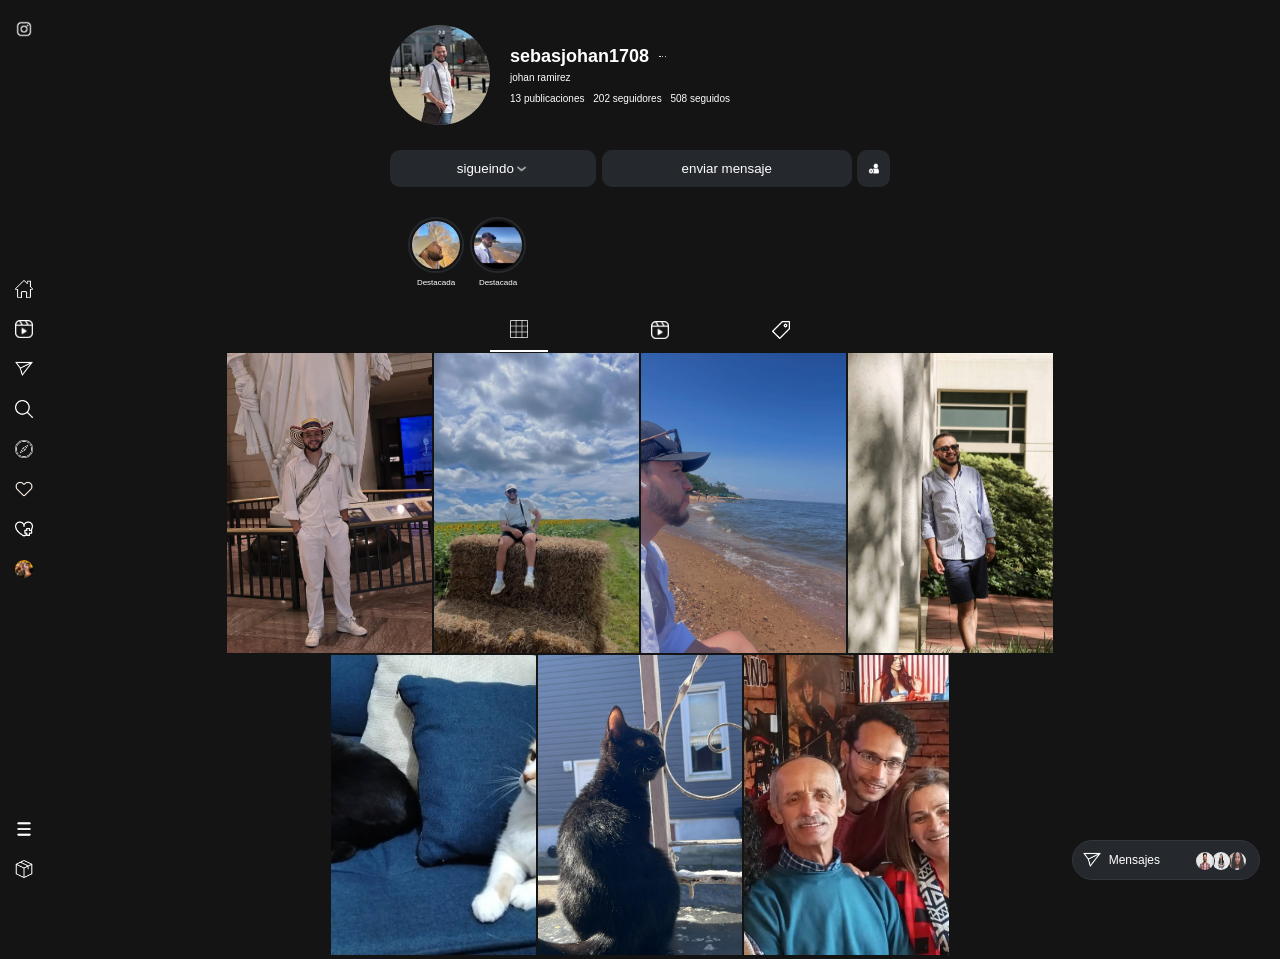
<file: clase-13/index.html>
<!DOCTYPE html>
<html lang="es">

<head>
    <meta charset="UTF-8">
    <title>Document</title>
    <link rel="stylesheet" href="style.css">
</head>

<body>
    <nav>
        <div class="logo boton-base">
            <img src="./images/instagram-logo.png" alt="logo Instragram">
        </div>
        <div class="opciones">
            <div class="inicio boton-base">
                <img src="./images/inicio.png" alt="Icono inicio">
                <p>Inicio</p>
            </div>
            <div class="reels boton-base">
                <img src="./images/instagram-reels.png" alt="Icono reels">
                <p>Reels</p>
            </div>
            <div class="mensajes boton-base">
                <img src="./images/mensajes.png" alt="Icono mensajes">
                <p>Mensajes</p>
            </div>
            <div class="buscar boton-base">
                <img src="./images/busqueda.png" alt="Icono buscar">
                <p>Busacar</p>
            </div>
            <div class="explorar boton-base">
                <img src="./images/explorar.png" alt="Icono explorar">
                <p>explorar</p>
            </div>
            <div class="notificaciones boton-base">
                <img src="./images/me-gusta.png" alt="Icono me megusta">
                <p>notificaciones</p>
            </div>
            <div class="crear boton-base">
                <img src="./images/agregar.png" alt="Icono crear">
                <p>crear</p>
            </div>
            <div class="perfil-nav boton-base">
                <img src="./images/perfil-profe.jpeg" alt="Icono foto de perfil">
                <p>Perfil</p>
            </div>
        </div>
        <div class="configuraciones">
            <div class="mas boton-base">
                <img src="./images/menu hamburguesa.png" alt="Icono ver mas">
                <p>Mas</p>
            </div>
            <div class="meta boton-base">
                <img src="./images/paquete.png" alt="Icono meta">
                <p>Tambien de Meta</p>
            </div>
        </div>
    </nav>
    <main>
        <section class="cont-perfil">
            <article class="perfil">
                <div class="foto-perfil">
                    <img class="imagen-perfil" src="./images/foto-perfil.jpeg" alt="foto-perfil">
                </div>
                <div class="info-perfil">
                    <div class="nombre-perfil">
                        <p>sebasjohan1708</p>
                        <div class="puntos-perfil">
                            <div></div>
                            <div></div>
                            <div></div>
                        </div>
                    </div>
                    <div class="nombre-usuario">
                        <p>johan ramirez</p>
                    </div>
                    <div class="movimiento">
                        <p>13 publicaciones</p>
                        <p>202 seguidores</p>
                        <p>508 seguidos</p>
                    </div>
                </div>
            </article>
            <article class="btns-perfil">
                <button class="boton-1">
                    <p>sigueindo</p>
                    <img class="flech" src="./images/flecha-ig.png" alt="flecha-baja">
                </button>
                <button class="boton-2">
                    <p>enviar mensaje</p>
                </button>
                <button class="boton-3">
                    <img src="./images/amigo-negro.png" alt="amigos">
                </button>
            </article>
            <article class="historias">
                <div class="historia">
                    <div class="borde-historia">
                        <img src="./images/imagen-historia-1.jpeg" alt="imagen historia 1">
                    </div>
                    <p>Destacada</p>
                </div>
                <div class="historia">
                    <div class="borde-historia">
                        <img src="./images/imagen-historia-2.jpeg" alt="iamagen historia 2">
                    </div>
                    <p>Destacada</p>
                </div>
            </article>
        </section>
        <section class="con-contenido">
            <article class="contenido">
                <div class="recontenido">
                    <div class="contenido-rendija">
                        <img src="./images/rendijas.png" alt="icono rendijas">
                    </div>
                    <div>
                        <img src="./images/instagram-reels.png" alt="icono reels">
                    </div>
                    <div>
                        <img src="./images/tag.png" alt="icino png">
                    </div>
                </div>
            </article>
            <article class="foto-cont">
                <div>
                    <img src="./images/foto-waht1.jpeg" alt="foto">
                </div>
                <div>
                    <img src="./images/foto-what2.jpeg" alt="foto">
                </div>
                <div>
                    <img src="./images/foto-what3.jpeg" alt="foto">
                </div>
                <div>
                    <img src="./images/foto-what4.jpeg" alt="foto">
                </div>
                <div>
                    <img src="./images/foto-what5.jpeg" alt="foto">
                </div>
                <div>
                    <img src="./images/foto-what6.jpeg" alt="foto">
                </div>
                <div>
                    <img src="./images/foto-what7.jpeg" alt="foto">
                </div>
            </article>
        </section>
        <div class="mensaje-flotante">
            <img src="./images/mensajes.png" alt="icono mensaje">
            <span>Mensajes</span>
            <div class="retratos-amigos">
                <img class="imagen-perfil-amg1" src="./images/raul.avif" alt="retrato contacto">
                <img class="imagen-perfil-amg2" src="./images/lina.avif" alt="retrato contacto">
                <img class="imagen-perfil-amg3" src="./images/martha.jpg" alt="retrato contacto">
            </div>
        </div>
    </main>
</body>

</html>
</file>
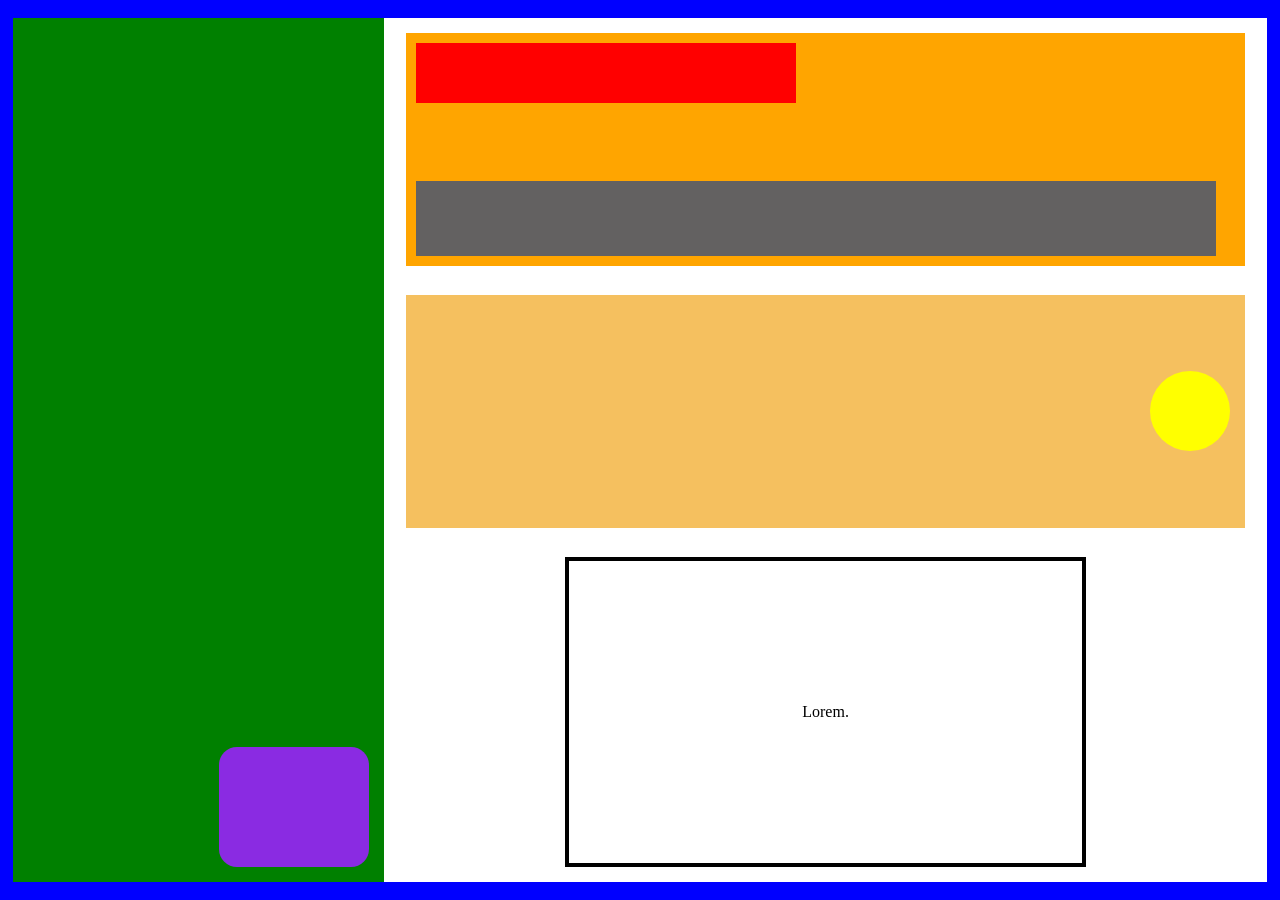
<file: tareas-css/index.html>
<!DOCTYPE html>
<html lang="es">
<head>
    <meta charset="UTF-8">
    <title>Document</title>
    <link rel="stylesheet" href="punto.css">
</head>
<body>
    <div class="main">
        <div class="caja-1">
            <div class="mini-caja"></div>
        </div>
        <div class="caja-2">
            <div class="mini-1">
                <div class="rect-1"></div>
                <div class="rect-2"></div>
            </div>
            <div class="mini-2">
                <div class="balon"></div>
            </div>
            <div class="mini-3">
                <p>Lorem.</p>
            </div>
        </div>
    </div>
</body>
</html>
</file>
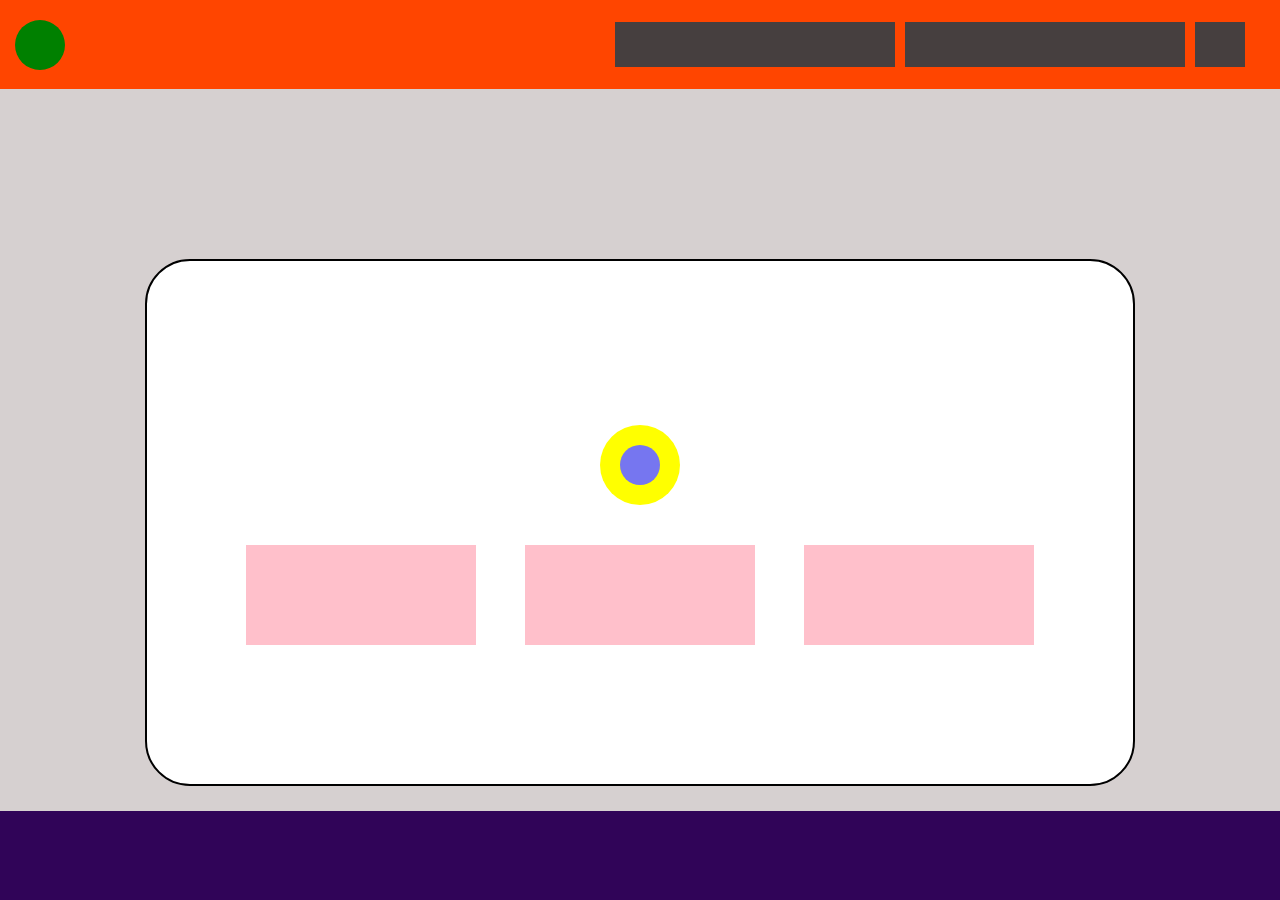
<file: clase-11/tarea-1.html>
<!DOCTYPE html>
<html lang="es">

<head>
    <meta charset="UTF-8">
    <title>Document</title>
    <link rel="stylesheet" href="tarea-1.css">
</head>

<body>
    <div class="redondo">
        <div class="circulo-1">
            <div class="balon"></div>
            <div class="ovalo">
                <div class="triangulo"></div>
                <div class="triangulo-1"></div>
                <div class="cuadro"></div>
            </div>
        </div>
        <div class="circulo-2">
            <div class="amarillo">
                <div class="azul"></div>
            </div>
            <div class="ovalo-1">
                <div class="rosado"></div>
                <div class="rosado"></div>
                <div class="rosado"></div>
            </div>
        </div>
        <div class="circulo-3"></div>
    </div>
</body>

</html>
</file>
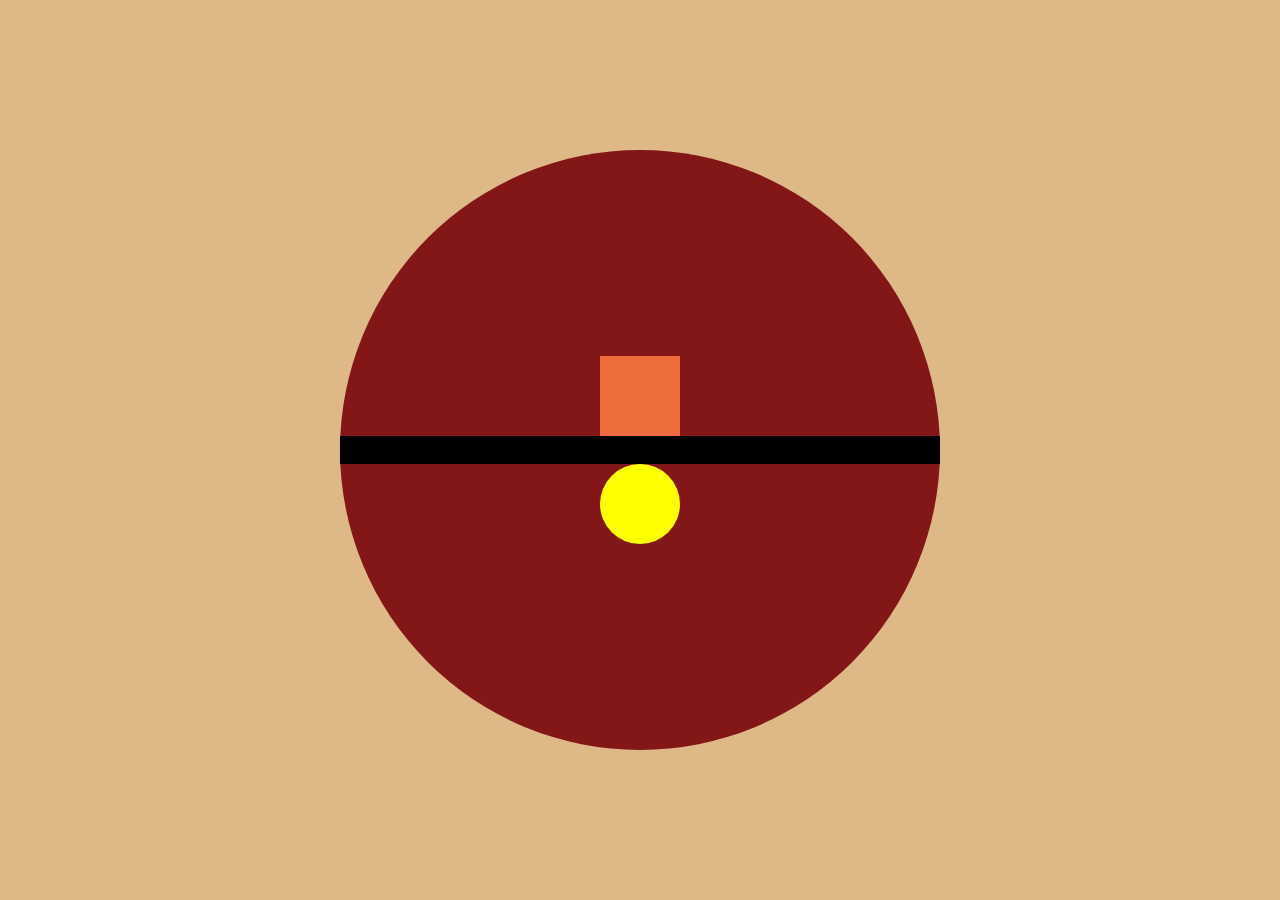
<file: clase-11/tarea-2.html>
<!DOCTYPE html>
<html lang="es">

<head>
    <meta charset="UTF-8">
    <title>Document</title>
    <link rel="stylesheet" href="tarea-2.css">
</head>

<body>
    <div class="cont-central">
        <div class="circulo">
            <div class="cuadrado"></div>
            <div class="linea"></div>
            <div class="circulo-peque"></div>
        </div>
    </div>
</body>

</html>
</file>
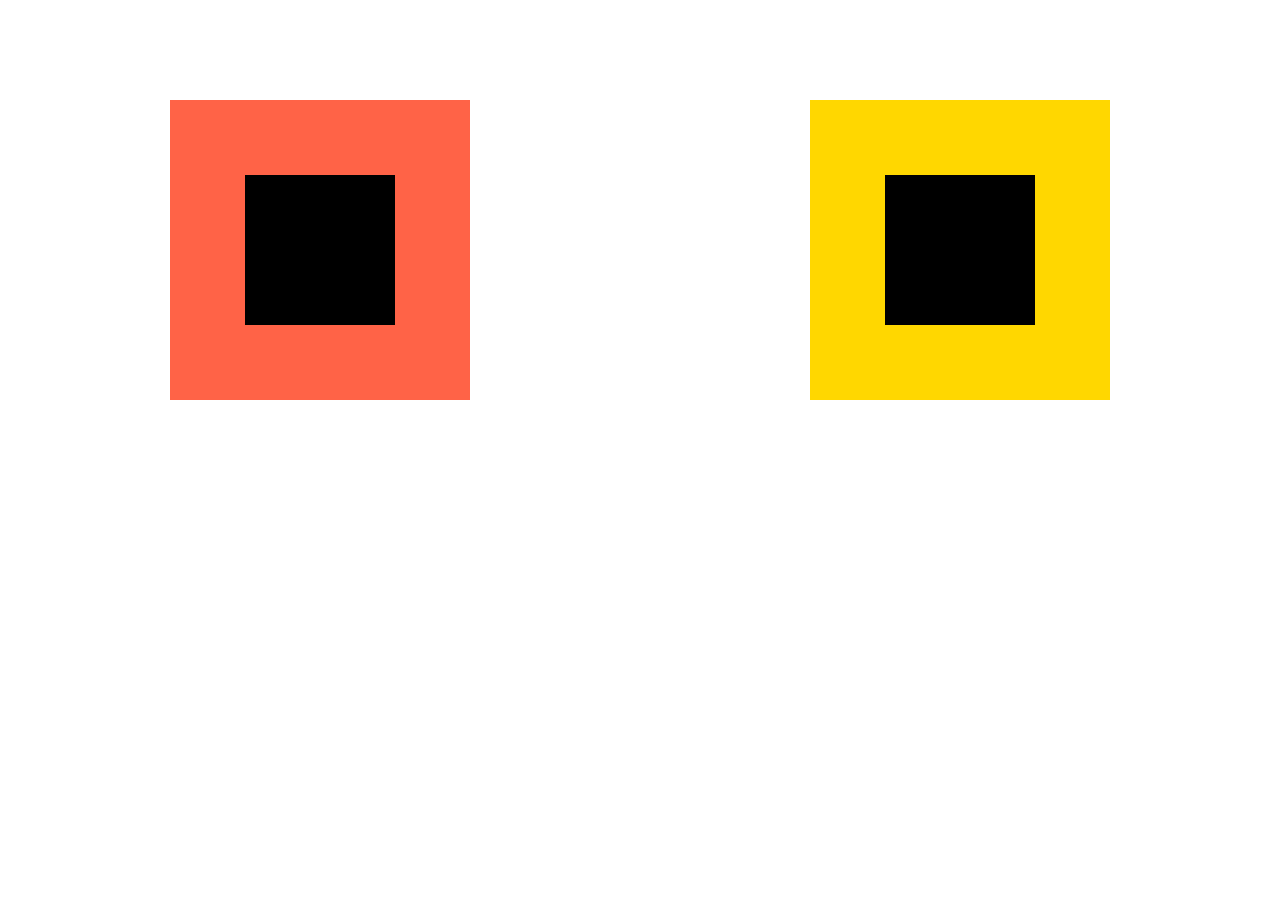
<file: tarea-numero-7/Untitled-1.html>
<!DOCTYPE html>
<html lang="es">

<head>
    <meta charset="UTF-8">
    <title>tarea 7</title>
    <link rel="stylesheet" href="figura.css">
</head>

<body>
    <div class="cuadro">
        <div class="cuadro-peque">
        </div>
    </div>
    <div class="cuadro-2">
        <div class="cuadro-peque-2">

        </div>
    </div>
</body>

</html>
</file>
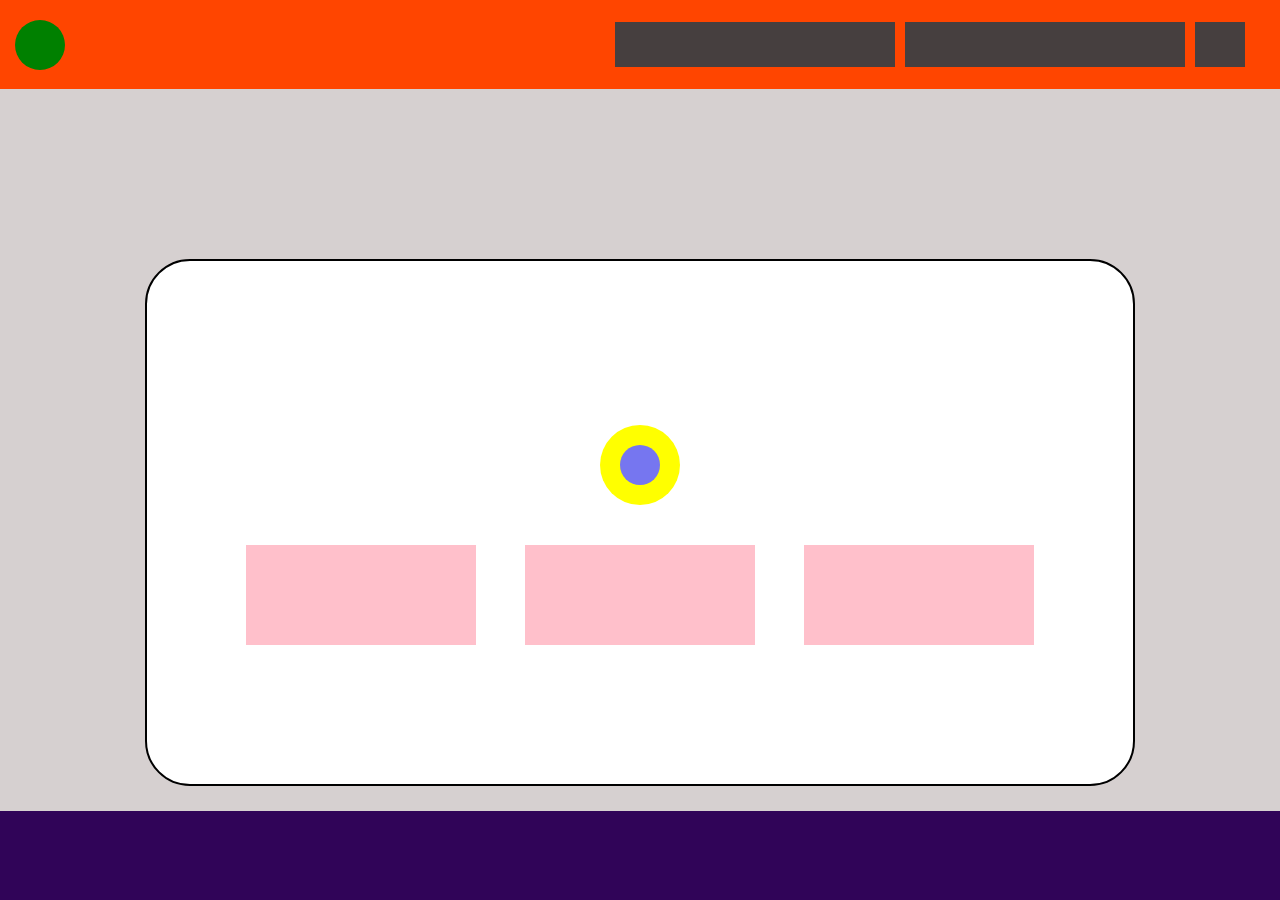
<file: tareas-css/idex-1.html>
<!DOCTYPE html>
<html lang="es">

<head>
    <meta charset="UTF-8">
    <title>Document</title>
    <link rel="stylesheet" href="palo.css">
</head>

<body>
    <div class="redondo">
        <div class="circulo-1">
            <div class="balon"></div>
            <div class="ovalo">
                <div class="triangulo"></div>
                <div class="triangulo-1"></div>
                <div class="cuadro"></div>
            </div>
        </div>
        <div class="circulo-2">
            <div class="amarillo">
                <div class="azul"></div>
            </div>
            <div class="ovalo-1">
                <div class="rosado"></div>
                <div class="rosado"></div>
                <div class="rosado"></div>
            </div>
        </div>
        <div class="circulo-3"></div>
    </div>
</body>

</html>
</file>
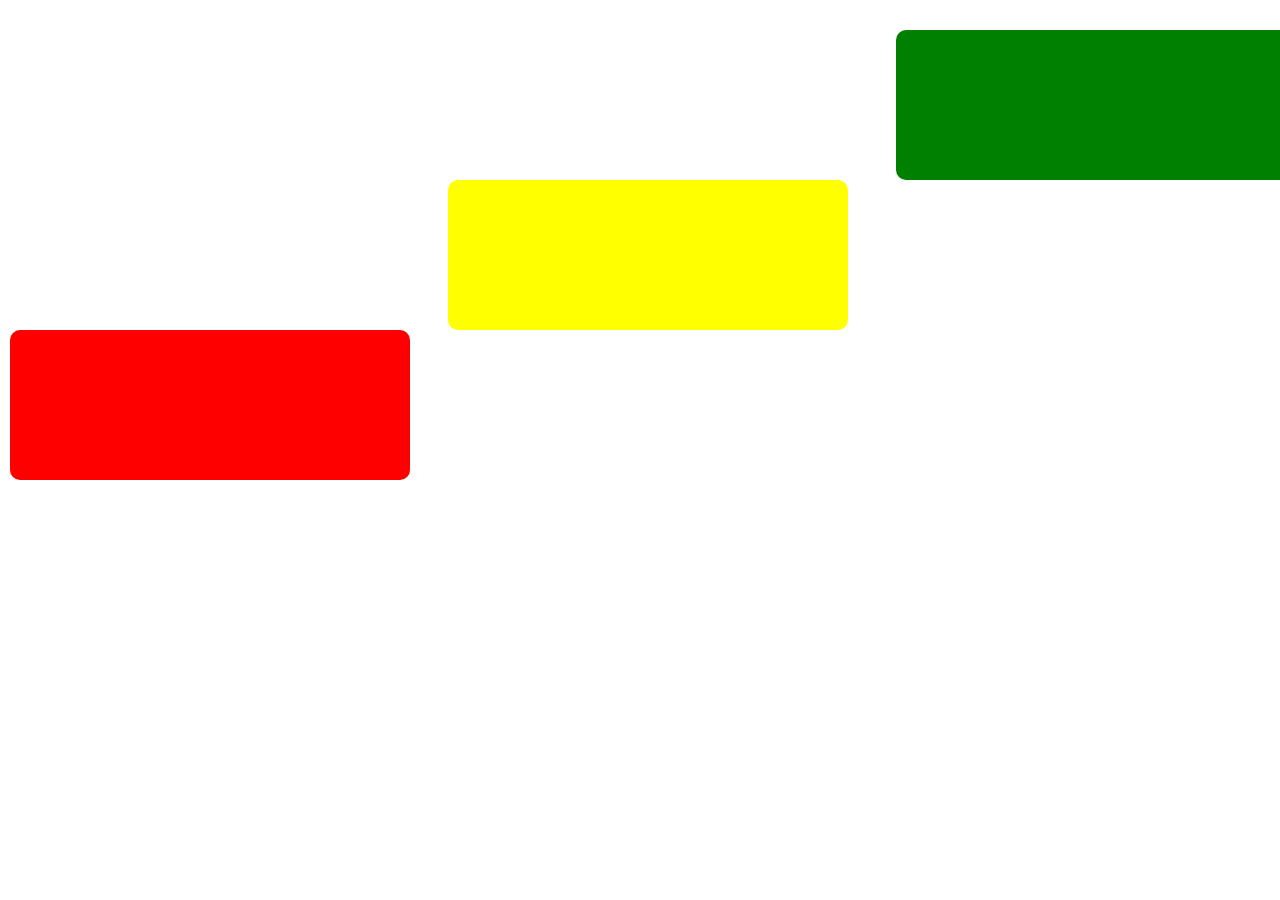
<file: tareas-css/idex.html>
<!DOCTYPE html>
<html lang="es">
<link rel="stylesheet" href="linea.css">

<head>
    <meta charset="UTF-8">
    <title>dibujo</title>
</head>

<body>
    <div class="cuadro-1"></div>
    <div class="cuadro-2"></div>
    <div class="cuadro-3"></div>
</body>
</html>
</file>
<file: clase-13/style.css>
* {
    margin: 0;
    padding: 0;
    list-style: none;
    font-family: sans-serif;
}

body {
    background-color: #141414;
}

nav {
    display: flex;
    flex-direction: column;
    justify-content: space-between;
    height: 100vh;
    position: fixed;
    top: 0px;
    left: 0px;
    width: 80px;
    overflow: hidden;
    transition: 300ms;
    margin-left: 5px;
}

nav:hover {
    width: 185px;
}

.boton-base {
    padding: 10px 8px;
    cursor: pointer;
    width: 130px;
    display: flex;
    align-items: center;
    margin: 2px;
    border-radius: 8px;
}

.logo {
    margin-top: 10px;
    width: 20px;
}

.boton-base p {
    color: #ffffff;
    opacity: 0;
    transition: 300ms;
    font-size: 12px;
}

nav:hover p {
    opacity: 1;
    margin-left: 14px;
}

.boton-base:hover {
    background-color: #2b2a2a;

}

.boton-base img {
    width: 18px;
    filter: invert(100%);
}

.perfil-nav img {
    filter: invert(0%) !important;
    border-radius: 50%;
}

.configuraciones {
    margin-bottom: 10px;
}

.cont-perfil {
    padding-top: 25px;
    width: 500px;
    margin: auto;
}

.perfil {
    display: flex;
    align-items: center;
}

.foto-perfil {
    border-radius: 50%;
    width: 100px;
    height: 100px;
    overflow: hidden;
    display: flex;
    justify-content: center;
    cursor: pointer;
}

.imagen-perfil {
    width: 100%;
}

.info-perfil {
    display: flex;
    flex-direction: column;
    margin-left: 20px;
}

.nombre-perfil {
    display: flex;
}

.nombre-perfil p {
    font-size: 18px;
    color: #ffffff;
    font-weight: 600;
}

.puntos-perfil {
    display: flex;
    align-items: center;
    justify-content: space-between;
    width: 7px;
    margin-left: 10px;
    cursor: pointer;
}

.puntos-perfil div {
    border-radius: 50%;
    width: 1.5px;
    background-color: #ffffff;
    height: 1.5px;
}

.nombre-usuario {
    color: #ffffff;
    font-size: 10px;
    margin: 5px 0 10px 0;
}


.movimiento {
    display: flex;
    justify-content: space-between;
    align-items: center;
    width: 220px;
}

.movimiento p {
    color: #ffffff;
    font-size: 10px;
}

.btns-perfil {
    display: flex;
    color: #ffffff;
    justify-content: center;
    align-items: center;
    margin: auto;
    margin-top: 25px;
}

.btns-perfil p {
    justify-content: center;
    align-items: center;
    color: #ffffff;
}

.boton-1 {
    bottom: 100%;
    border-radius: 10px;
    background-color: #25292e;
    width: 230px;
    height: 37px;
    margin-right: 6px;
    cursor: pointer;
    border: none;
    display: flex;
    justify-content: center;
    align-items: center;

}

.boton-1:hover {
    background-color: #3a3f45;
}

.flech {
    width: 15px;
    filter: invert(100%);
}

.boton-2 {
    width: 280px;
    height: 37px;
    border-radius: 10px;
    background-color: #25292e;
    cursor: pointer;
    border: none;

}

.boton-2:hover {
    background-color: #3a3f45;
}

.boton-3 {
    background-color: #25292e;
    width: 37px;
    height: 37px;
    border-radius: 10px;
    border: none;
    margin-left: 5px;
    display: flex;
    justify-content: center;
    align-items: center;
    cursor: pointer;
}

.boton-3 img {
    width: 30%;
    height: 30%;
    filter: invert(100%);
    transform: scaleX(-100%);
}

.boton-3:hover {
    background-color: #3a3f45;
}

.historias {
    display: flex;
    margin: auto;
    margin-top: 30px;
    margin-left: 15px;
    cursor: pointer;
}

.historia {
    margin: 0px 3px;
}

.borde-historia {
    border-radius: 50%;
    border: solid 2px #25292e;
    display: flex;
    justify-content: center;
    align-items: center;
}

.historias img {
    border-radius: 50%;
    width: 48px;
    border: solid 2px #141414;
}

.historias p {
    font-size: 8px;
    color: #ffffff;
    text-align: center;
    margin-top: 5px;
}

.cont-contenido {
    display: flex;
    justify-content: center;
}

.contenido {
    display: flex;
    justify-content: center;
    margin-top: 25px;
}

.recontenido {
    width: 300px;
    display: flex;
    justify-content: space-between;
    align-items: center;
}
.contenido-rendija{
    border-bottom: 2px solid #ffffff;
    padding: 8px 20px;
}

.contenido img {
    width: 18px;
    filter: invert(100%);
    cursor: pointer;
}

.foto-cont {
    width: 80%;
    display: flex;
    justify-content: center;
    flex-wrap: wrap;
    margin: auto;

}

.foto-cont div {
    width: 20%;
    min-width: 200px;
    max-width: 300px;
    height: 300px;
    align-items: center;
    justify-content: center;
    border: solid 0.5px #141414;
    cursor: pointer;
}

.foto-cont div img {
    width: 100%;
    height: 100%;
    object-fit: cover;
}

.mensaje-flotante {
    background-color: #25292e;
    border-radius: 60px;
    display: flex;
    justify-content: space-between;
    align-items: center;
    position: fixed;
    right: 20px;
    bottom: 20px;
    padding: 10px 10px;
    cursor: pointer;
    border: 0.1px solid #33363a;
}

.mensaje-flotante:hover {
    background-color: #3a3f45;
}

.mensaje-flotante img {
    width: 18px;
    height: 18px;
    filter: invert(100%);
}

.mensaje-flotante span {
    color: #ffffff;
    margin-right: 35px;
    font-size: 12px;
    margin-left: 8px;
}

.retratos-amigos {
    position: relative;
    width: 54px;
    height: 18px;
}

.retratos-amigos img {
    border-radius: 50%;
    filter: invert(0%);
    position: absolute;
    width: 18px;
    height: 18px;
    border: 0.8px solid #25292e;
}

.imagen-perfil-amg1 {
    z-index: 3;
}

.imagen-perfil-amg2 {
    left: 16px;
    z-index: 2;
}

.imagen-perfil-amg3 {
    left: 32px;
    z-index: 1;
}
</file>
<file: tareas-css/punto.css>
body {
    margin: 0;
}

.main {
    width: 100%;
    height: 100vh;
    background-color: blue;
    display: flex;
    justify-content: center;
    align-items: center;
}

.caja-1 {
    width: 29%;
    height: 96%;
    background-color: green;
    display: flex;
    justify-content: end;
    align-items: end;
}

.mini-caja {
    width: 150px;
    height: 120px;
    background-color: blueviolet;
    border-radius: 18px;
    margin: 15px;
}

.caja-2 {
    width: 69%;
    height: 96%;
    background-color: white;
    display: flex;
    flex-direction: column;
    align-items: center;
    justify-content: space-around;
}

.mini-1 {
    width: 95%;
    height: 27%;
    background-color: orange;
    display: flex;
    flex-direction: column;
    justify-content: space-between;
}
.rect-1{
    width: 380px;
    height: 60px;
    background-color: red;
    margin: 10px;
    margin-bottom: 5px;
}
.rect-2{
    width: 800px;
    height: 75px;
    background-color: rgb(99, 97, 97);
    margin: 10px;
    margin-top: 5px;
}

.mini-2 {
    width: 95%;
    height: 27%;
    background-color: rgb(245, 192, 95);
    display: flex;
    justify-content: end;
    align-items: center;
}
.balon{
    width: 80px;
    height: 80px;
    border-radius: 50%;
    background-color: yellow;
    margin-right: 15px;
}
.mini-3 {
    width: 58%;
    height: 35%;
    border: solid 4px black;
    display: flex;
    justify-content: center;
    align-items: center;
}
</file>
<file: clase-11/tarea-1.css>
body {
    margin: 0;
}

.redondo {
    width: 100%;
    height: 100vh;
    background-color: rgb(214, 208, 208);
    display: flex;
    flex-direction: column;
    align-items: center;
    justify-content: space-around;
}

.circulo-1 {
    width:100% ;
    height: 15%;
    background-color: orangered;
    margin-bottom: 170px;
    display: flex;
    align-items: center;
    justify-content: space-between;
}
.balon{
    width: 50px;
    height: 50px;
    border-radius: 50%;
    background-color: green;
    margin: 15px;
}
.ovalo{
    display: flex;
    margin-right: 30px;
}
.triangulo{
    width: 280px;
    height: 45px;
    background-color: rgb(70, 63, 63);
   /* margin-left: 300px; */
   margin: 5px;
}
.triangulo-1{
    width: 280px;
    height: 45px;
    background-color: rgb(70, 63, 63);
    /* margin-left: 180px; */
    margin: 5px;
}
.cuadro{
    width: 50px;
    height: 45px;
    background-color: rgb(70, 63, 63);
    /* margin-right: 100px; */
    margin: 5px;
}
.circulo-2{
    width: 77%;
    height: 88%;
    background-color: white;
    border: solid 2px black;
    border-radius: 45px;
    margin-bottom: 25px;
    display: flex;
    justify-content: center;
    flex-direction: column;
    align-items: center;
}
.amarillo{
    width: 80px;
    height: 80px;
    background-color: yellow;
    border-radius: 50%;
    margin-top: 25px;
    display: flex;
    justify-content: center;
    align-items: center;
}

.azul{
    width: 40px;
    height: 40px;
    background-color: rgb(118, 118, 240);
    border-radius: 50%;
}
.ovalo-1{
    display: flex;
    justify-content: space-between;
    width: 80%;
    margin-top: 40px;
}
.rosado{
    width: 230px;
    height: 100px;
    background-color: pink;

}
.circulo-3{
    width: 100%;
    height: 15%;
    background-color: rgb(48, 4, 88);
}
</file>
<file: clase-11/tarea-2.css>
body {
    margin: 0;
}

.cont-central {
    width: 100%;
    height: 100vh;
    background-color: burlywood;
    display: flex;
    align-items: center;
    justify-content: center;
}

.circulo {
    width: 600px;
    height: 600px;
    background-color: rgb(131, 23, 23);
    border-radius: 50%;
    display: flex;
    flex-direction: column;
    justify-content: center;
    align-items: center;
}

.cuadrado {
    width: 80px;
    height: 80px;
    background-color: rgb(238, 107, 59);
}

.linea {
    width: 100%;
    height: 28px;
    background-color: black;
}

.circulo-peque {
    width: 80px;
    height: 80px;
    background-color: yellow;
    border-radius: 50%;
}
</file>
<file: tarea-numero-7/figura.css>
body{
    margin: 0;
    margin-top: 100px;
    display: flex;
    justify-content: space-around;
}

.cuadro{
    width: 300px;
    height: 300px;
    background-color: tomato;
    display: flex;
    justify-content: center;
    align-items: center;
}
.cuadro-peque{
    width: 150px;
    height: 150px;
    background-color: black;
}

.cuadro-2{
    width: 300px;
    height: 300px;
    background-color: gold;
    display: flex;
    justify-content: center;
    align-items: center;
}

.cuadro-peque-2{
    width: 150px;
    height: 150px;
    background-color: black;
}
</file>
<file: tareas-css/palo.css>
body {
    margin: 0;
}

.redondo {
    width: 100%;
    height: 100vh;
    background-color: rgb(214, 208, 208);
    display: flex;
    flex-direction: column;
    align-items: center;
    justify-content: space-around;
}

.circulo-1 {
    width:100% ;
    height: 15%;
    background-color: orangered;
    margin-bottom: 170px;
    display: flex;
    align-items: center;
    justify-content: space-between;
}
.balon{
    width: 50px;
    height: 50px;
    border-radius: 50%;
    background-color: green;
    margin: 15px;
}
.ovalo{
    display: flex;
    margin-right: 30px;
}
.triangulo{
    width: 280px;
    height: 45px;
    background-color: rgb(70, 63, 63);
   /* margin-left: 300px; */
   margin: 5px;
}
.triangulo-1{
    width: 280px;
    height: 45px;
    background-color: rgb(70, 63, 63);
    /* margin-left: 180px; */
    margin: 5px;
}
.cuadro{
    width: 50px;
    height: 45px;
    background-color: rgb(70, 63, 63);
    /* margin-right: 100px; */
    margin: 5px;
}
.circulo-2{
    width: 77%;
    height: 88%;
    background-color: white;
    border: solid 2px black;
    border-radius: 45px;
    margin-bottom: 25px;
    display: flex;
    justify-content: center;
    flex-direction: column;
    align-items: center;
}
.amarillo{
    width: 80px;
    height: 80px;
    background-color: yellow;
    border-radius: 50%;
    margin-top: 25px;
    display: flex;
    justify-content: center;
    align-items: center;
}

.azul{
    width: 40px;
    height: 40px;
    background-color: rgb(118, 118, 240);
    border-radius: 50%;
}
.ovalo-1{
    display: flex;
    justify-content: space-between;
    width: 80%;
    margin-top: 40px;
}
.rosado{
    width: 230px;
    height: 100px;
    background-color: pink;

}
.circulo-3{
    width: 100%;
    height: 15%;
    background-color: rgb(48, 4, 88);
}
</file>
<file: tareas-css/linea.css>
body {
    margin: 0;
    margin-top: 30px;
}

.cuadro-1 {
    width: 400px;
    height: 150px;
    background-color: green;
    border-radius: 10px;
    justify-content: end;
    align-items: end;
    margin-left: 70%;
}

.cuadro-2 {
    width: 400px;
    height: 150px;
    background-color: yellow;
    border-radius: 10px;
    justify-content: start;
    align-items: center;
    margin-left: 35%;
}

.cuadro-3 {
    width: 400px;
    height: 150px;
    background-color: red;
    border-radius: 10px;
    justify-content: start;
    align-items: center;
    margin-left: 10px;
}
</file>
